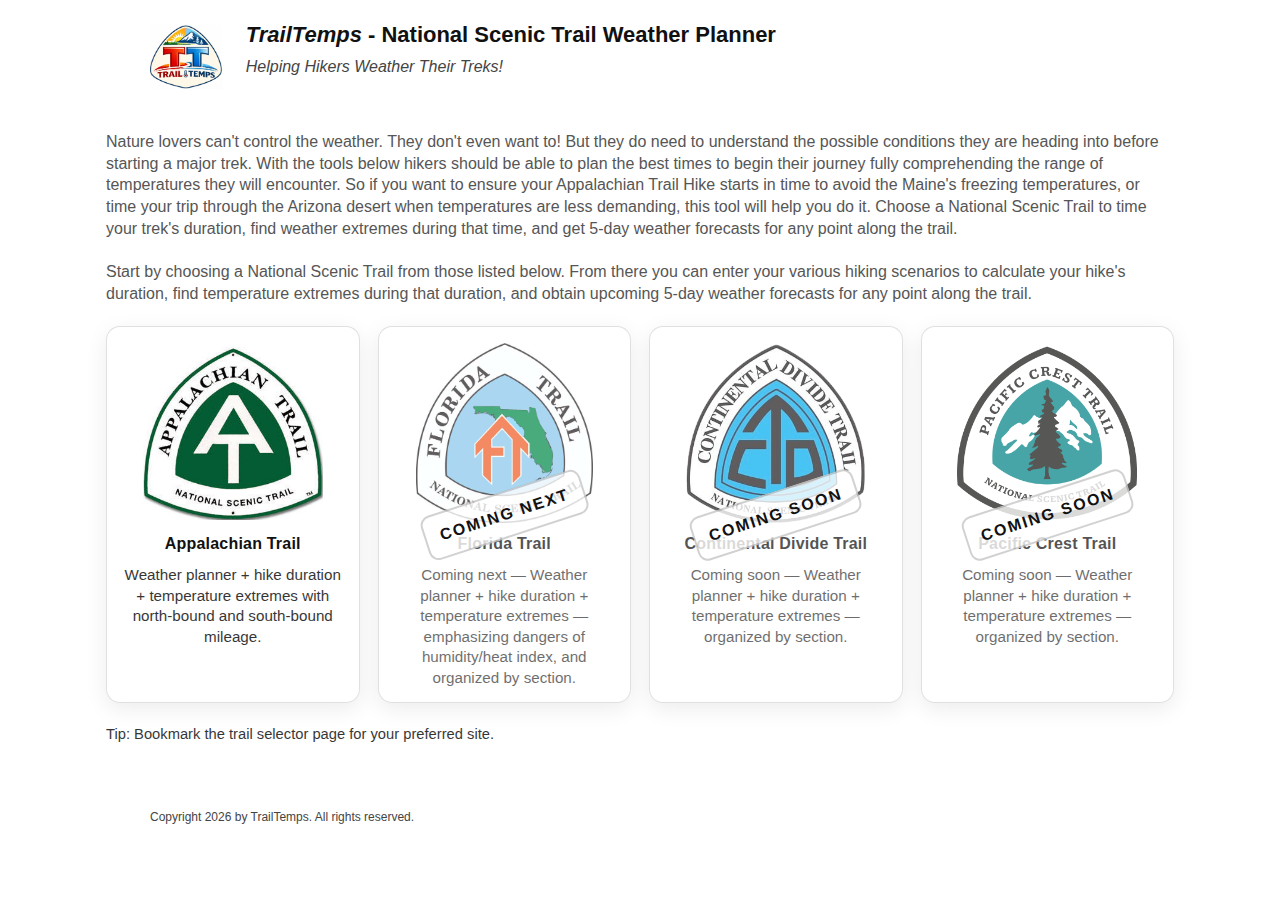
<file: index.html>
<!-- VS Code test -->
<!doctype html>
<html lang="en">
<head>
  <meta charset="utf-8" />
  <meta name="viewport" content="width=device-width, initial-scale=1" />
 <title>TrailTemps - National Scenic Trail Weather Planner</title>

  <!-- Reuse your existing site CSS -->
  <link rel="stylesheet" href="/css/styles.css" />

  <style>
    /* Landing page layout (self-contained so you don't have to touch styles.css) */
    .landing {
      max-width: 1100px;
      margin: 0 auto;
      padding: 24px 16px 40px;
    }
    .landing h1 {
      margin: 0 0 8px 0;
    }
    .landing .sub {
      margin: 0 0 22px 0;
      opacity: 0.9;
      line-height: 1.35;
    }
    .trail-grid {
      display: grid;
      grid-template-columns: repeat(auto-fit, minmax(240px, 1fr));
      gap: 18px;
      align-items: stretch;
    }

    .trail-tile {
      position: relative;
      display: block;
      text-decoration: none;
      color: inherit;
      border-radius: 14px;
      overflow: hidden;
      border: 1px solid rgba(0,0,0,0.12);
      background: rgba(255,255,255,0.9);
      box-shadow: 0 6px 22px rgba(0,0,0,0.08);
      transition: transform 140ms ease, box-shadow 140ms ease;
    }
    .trail-tile:hover {
      transform: translateY(-2px);
      box-shadow: 0 10px 28px rgba(0,0,0,0.12);
    }

    .tile-inner {
      padding: 16px 16px 14px;
      display: grid;
      gap: 10px;
      justify-items: center;
      text-align: center;
    }

    .trail-logo {
      width: 180px;
      height: 180px;
      object-fit: contain;
      display: block;
    }

    .trail-name {
      font-weight: 700;
      letter-spacing: 0.2px;
      margin: 0;
    }
    .trail-desc {
      margin: 0;
      opacity: 0.85;
      font-size: 0.95rem;
      line-height: 1.35;
      max-width: 34ch;
    }

    /* Coming soon state */
    .trail-tile.coming {
      cursor: not-allowed;
    }
    .trail-tile.coming .tile-inner {
      opacity: 0.72;
    }
    .trail-tile.coming:hover {
      transform: none;
      box-shadow: 0 6px 22px rgba(0,0,0,0.08);
    }
    .coming-badge {
      position: absolute;
      inset: 0;
      display: grid;
      place-items: center;
      pointer-events: none;
    }
    .coming-badge span {
      font-weight: 800;
      letter-spacing: 2px;
      text-transform: uppercase;
      padding: 10px 14px;
      border-radius: 10px;
      background: rgba(255,255,255,0.78);
      border: 2px solid rgba(0,0,0,0.18);
      transform: rotate(-18deg);
    }

    /* Small footer */
    .landing-footer {
      margin-top: 22px;
      opacity: 0.85;
      font-size: 0.92rem;
      line-height: 1.35;
    }
  </style>
</head>

<body>
  <header class="site-header" style="display:flex;align-items:center;gap:14px;">
    <img src="/images/TrailTemps_Logo.png" alt="TrailTemps logo" style="height:64px;object-fit:contain;display:block;margin-right:10px;" />
    <div class="header-text">
      <h1><em>TrailTemps</em> - National Scenic Trail Weather Planner</h1>
      <p class="sub"><em>Helping Hikers Weather Their Treks!</em></p>
    </div>
  </header>

  <main class="landing" aria-label="Trail selector">
    <p class="sub">
 Nature lovers can't control the weather. They don't even want to! But they do need to understand the possible conditions they are heading into before starting a major trek. With the tools below hikers should be able to plan the best times to begin their journey fully comprehending the range of temperatures they will encounter. So if you want to ensure your Appalachian Trail Hike starts in time to avoid the Maine's freezing temperatures, or time your trip through the Arizona desert when temperatures are less demanding, this tool will help you do it. Choose a National Scenic Trail to time your trek's duration, find weather extremes during that time, and get 5-day weather forecasts for any point along the trail.     </p>
   </p
   <br/>
   <p class="sub">
    Start by choosing a National Scenic Trail from those listed below.  From there you can enter your various hiking scenarios to calculate your hike's duration, find temperature extremes during that duration, and obtain upcoming 5-day weather forecasts for any point along the trail. 
   </p>
 <div class="trail-grid">

      <!-- Appalachian Trail (live) -->
      <a class="trail-tile" href="/trails/appalachian-trail/" aria-label="Open Appalachian Trail Weather Planner">
        <div class="tile-inner">
          <img class="trail-logo" src="/images/ANSTLogo.jpg" alt="Appalachian Trail logo">
          <p class="trail-name">Appalachian Trail</p>
          <p class="trail-desc">Weather planner + hike duration + temperature extremes with north-bound and south-bound mileage.</p>
        </div>
      </a>

      <!-- Florida Trail (coming next) -->
      <a class="trail-tile coming" href="/trails/florida-trail/" aria-label="Florida Trail (Coming Next)">
        <div class="tile-inner">
          <img class="trail-logo" src="/images/Florida_Trail.png" alt="Florida Trail logo">
          <p class="trail-name">Florida Trail</p>
          <p class="trail-desc">Coming next — Weather planner + hike duration + temperature extremes — emphasizing dangers of humidity/heat index, and organized by section.</p>
        </div>
        <div class="coming-badge" aria-hidden="true"><span>Coming Next</span></div>
      </a>

      <!-- Continental Divide Trail (coming soon) -->
      <a class="trail-tile coming" href="/trails/continental-divide-trail/" aria-label="Continental Divide Trail (Coming Soon)">
        <div class="tile-inner">
          <img class="trail-logo" src="/images/ContinentalDivideTrailLogo.png" alt="Continental Divide Trail logo">
          <p class="trail-name">Continental Divide Trail</p>
          <p class="trail-desc">Coming soon — Weather planner + hike duration + temperature extremes — organized by section.</p>
        </div>
        <div class="coming-badge" aria-hidden="true"><span>Coming Soon</span></div>
      </a>

      <!-- Pacific Crest Trail (coming soon) -->
      <a class="trail-tile coming" href="/trails/pacific-crest-trail/" aria-label="Pacific Crest Trail (Coming Soon)">
        <div class="tile-inner">
          <img class="trail-logo" src="/images/Pct-logo.svg.png" alt="Pacific Crest Trail logo">
          <p class="trail-name">Pacific Crest Trail</p>
          <p class="trail-desc">Coming soon — Weather planner + hike duration + temperature extremes — organized by section.</p>
        </div>
        <div class="coming-badge" aria-hidden="true"><span>Coming Soon</span></div>
      </a>

    </div>

    <div class="landing-footer">
      Tip: Bookmark the trail selector page for your preferred site.
    </div>
  </main>

  <footer class="site-footer">
    <div class="small">
      Copyright 2026 by TrailTemps. All rights reserved. <br/>
    </div>
  </footer>
</body>
</html>
</file>
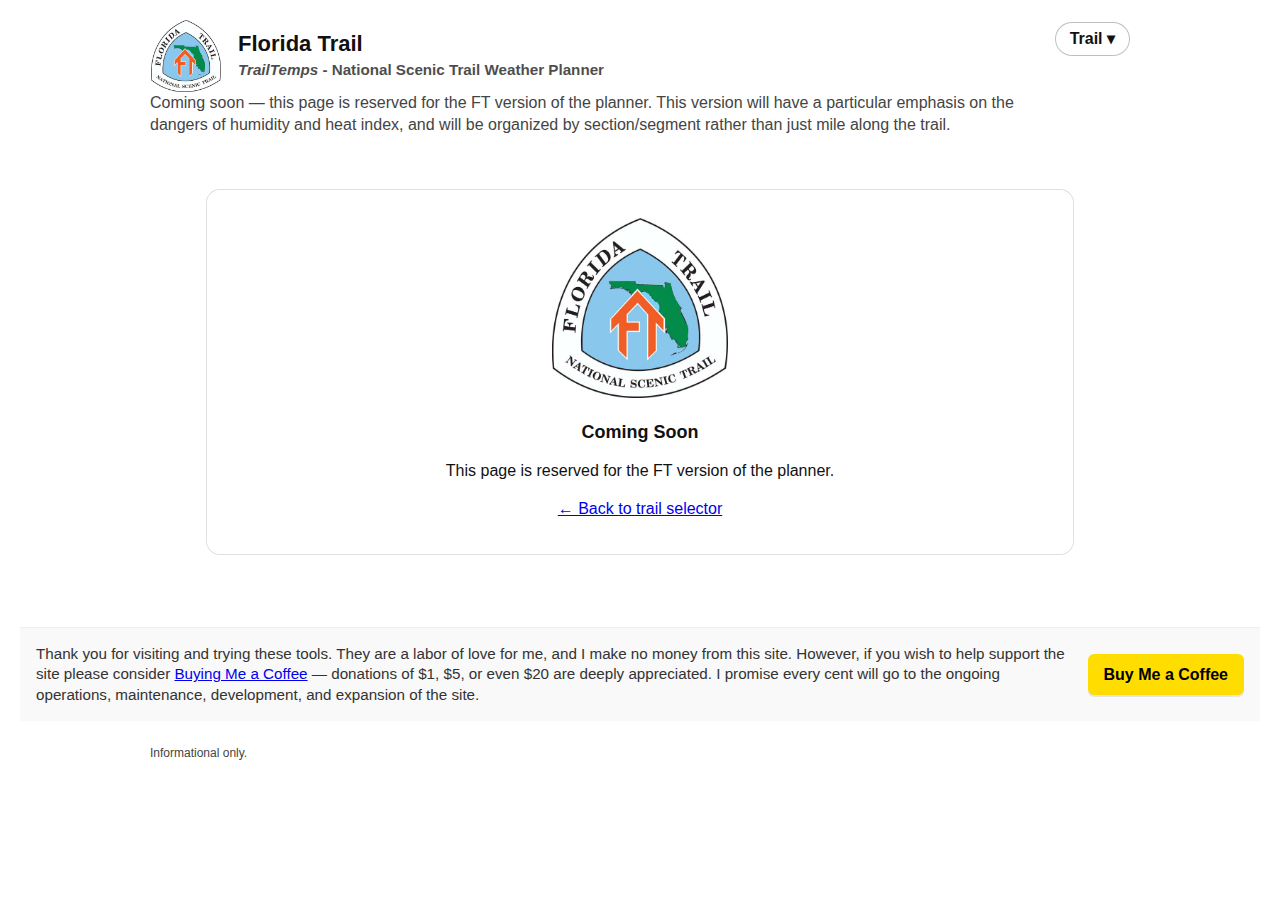
<file: trails/florida-trail/index.html>
<!doctype html>
<html lang="en">
<head>
  <meta charset="utf-8" />
  <meta name="viewport" content="width=device-width, initial-scale=1" />
  <title>National Scenic Trail Weather Planner — Florida Trail — Coming Next</title>
  <link rel="stylesheet" href="/css/styles.css" />
  <style>
    .coming-wrap { max-width: 900px; margin: 0 auto; padding: 24px 16px 40px; }
    .coming-card { padding: 18px; border: 1px solid rgba(0,0,0,0.12); border-radius: 14px; background: rgba(255,255,255,0.9); }
    .logo { width: 180px; height: 180px; object-fit: contain; display:block; margin: 10px auto 14px; }
    .center { text-align: center; }
  </style>
</head>

<script>
  window.TRAIL_SLUG = "florida-trail";
</script>
<script defer src="/js/app.js"></script>

<body data-trail="florida-trail">

<header class="site-header header-with-trail">
  <div class="header-inner">

    <div class="header-text">
      <div class="title-with-logo">
        <img src="/images/Florida_Trail.png"
             alt="Florida Trail logo"
             class="trail-page-logo">

        <div class="title-stack">
          <h1>Florida Trail</h1>
          <div class="sub-brand"><em>TrailTemps</em> - National Scenic Trail Weather Planner</div>
        </div>
      </div>

      <p class="sub">
        Coming soon — this page is reserved for the FT version of the planner. This version will have a particular emphasis on the dangers of humidity and heat index, and will be organized by section/segment rather than just mile along the trail.
      </p>
    </div>

    <div class="header-actions">
      <details class="trail-selector">
        <summary class="trail-selector-btn">Trail ▾</summary>

        <nav class="trail-selector-menu" aria-label="Trail selector">
          <a class="trail-option" href="/trails/appalachian-trail/">
            Appalachian Trail
          </a>

          <a class="trail-option current" href="/trails/florida-trail/" aria-current="page">
            Florida Trail <span class="trail-status">(Current — Coming Next)</span>
          </a>

          <a class="trail-option current" href="/trails/continental-divide-trail/" aria-current="page">
            Continental Divide Trail <span class="trail-status">(Coming Soon)</span>
          </a>

          <a class="trail-option" href="/trails/pacific-crest-trail/">
            Pacific Crest Trail <span class="trail-status">(Coming Soon)</span>
          </a>

          <div class="trail-divider"></div>

          <a class="trail-option" href="/index.html">
            Trail Selector Hub
          </a>
        </nav>
      </details>
    </div>

  </div>
</header>

  <main class="coming-wrap">
    <div class="coming-card center">
      <img class="logo" src="/images/Florida_Trail.png" alt="Florida Trail logo">
      <h2>Coming Soon</h2>
      <p>This page is reserved for the FT version of the planner.</p>
      <p><a href="index.html">← Back to trail selector</a></p>
    </div>
  </main>

  <script>
  window.TRAIL_SLUG = "florida-trail";
</script>
<script defer src="js/app.js"></script>

<!-- Donation block -->
<div class="donation-block">
  <p class="donation-text">
    Thank you for visiting and trying these tools. They are a labor of love for me, and I make no money from this site. However, if you wish to help support the site please consider
    <a href="https://www.buymeacoffee.com/Broktoon" target="_blank" rel="noopener noreferrer">Buying Me a Coffee</a> — donations of $1, $5, or even $20 are deeply appreciated. I promise every cent will go to the ongoing operations, maintenance, development, and expansion of the site.
  </p>
  <a class="bmc-button" href="https://www.buymeacoffee.com/Broktoon" target="_blank" rel="noopener noreferrer" aria-label="Buy Me a Coffee">Buy Me a Coffee</a>
</div>

  <footer class="site-footer">
    <div class="small">Informational only.</div>
  </footer>
</body>
</html>
</file>
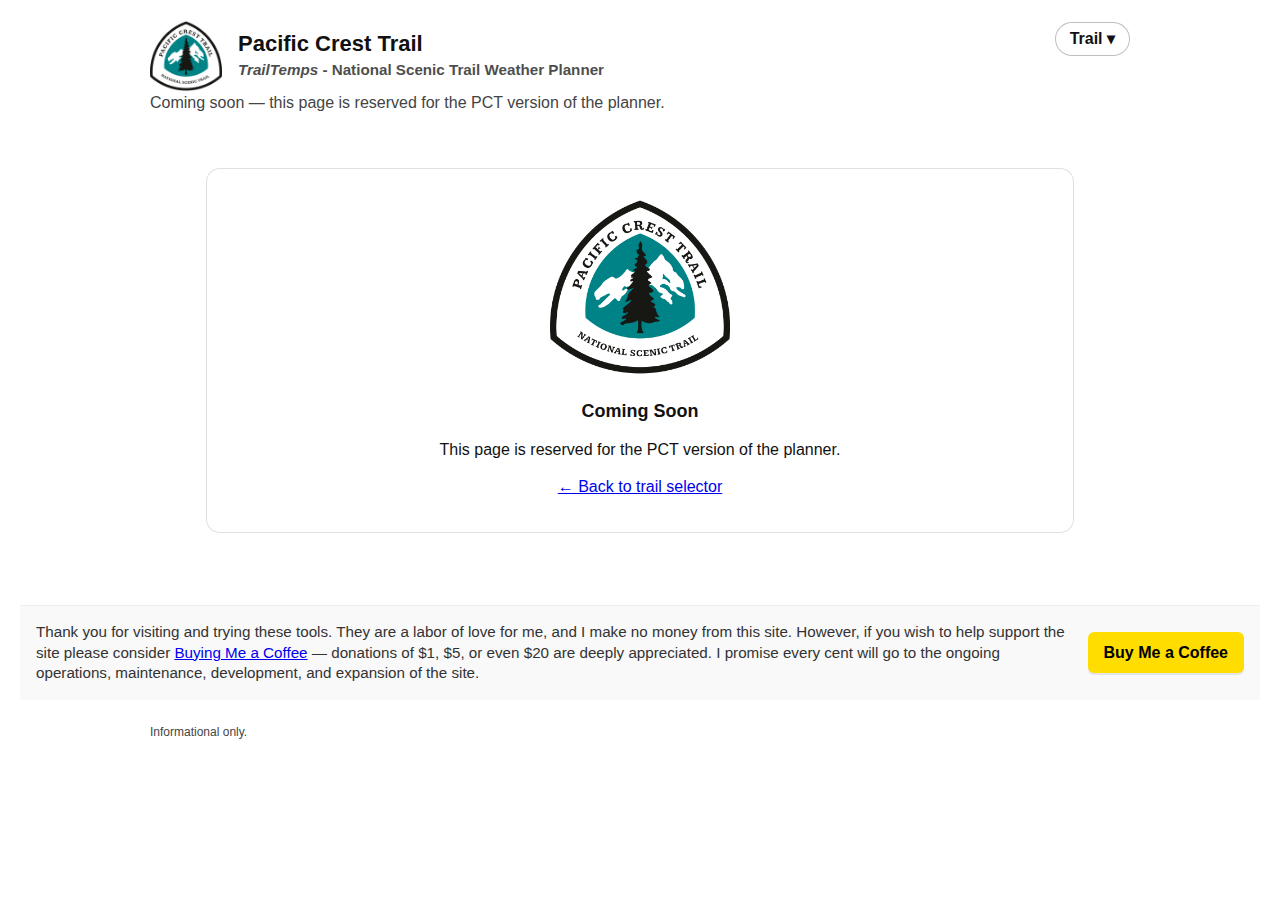
<file: trails/pacific-crest-trail/index.html>
<!doctype html>
<html lang="en">
<head>
  <meta charset="utf-8" />
  <meta name="viewport" content="width=device-width, initial-scale=1" />
  <title>National Scenic Trail Weather Planner — Pacific Crest Trail — Coming Soon</title>
  <link rel="stylesheet" href="/css/styles.css" />
  <style>
    .coming-wrap { max-width: 900px; margin: 0 auto; padding: 24px 16px 40px; }
    .coming-card { padding: 18px; border: 1px solid rgba(0,0,0,0.12); border-radius: 14px; background: rgba(255,255,255,0.9); }
    .logo { width: 180px; height: 180px; object-fit: contain; display:block; margin: 10px auto 14px; }
    .center { text-align: center; }
  </style>
</head>

<body data-trail="pacific-crest-trail">
<script>window.SITE_BASE = "";</script>
<script>
  window.TRAIL_SLUG = "pacific-crest-trail";
</script>
<script defer src="js/app.js"></script>
<header class="site-header header-with-trail">
  <div class="header-inner">

    <div class="header-text">
      <div class="title-with-logo">
        <img src="/images/Pct-logo.svg.png"
             alt="Pacific Crest Trail logo"
             class="trail-page-logo">

        <div class="title-stack">
          <h1>Pacific Crest Trail</h1>
          <div class="sub-brand"><em>TrailTemps</em> - National Scenic Trail Weather Planner</div>
        </div>
      </div>

      <p class="sub">
        Coming soon — this page is reserved for the PCT version of the planner.
      </p>
    </div>

    <div class="header-actions">
      <details class="trail-selector">
        <summary class="trail-selector-btn">Trail ▾</summary>

        <nav class="trail-selector-menu" aria-label="Trail selector">
          <a class="trail-option" href="/trails/appalachian-trail/">
            Appalachian Trail
          </a>

          <a class="trail-option current" href="/trails/florida-trail/" aria-current="page">
            Florida Trail <span class="trail-status">(Coming Next)</span>
          </a>

          <a class="trail-option" href="/trails/continental-divide-trail/">
            Continental Divide Trail <span class="trail-status">(Coming Soon)</span>
          </a>

          <a class="trail-option current" href="/trails/pacific-crest-trail/" aria-current="page">
            Pacific Crest Trail <span class="trail-status">(Current — Coming Soon)</span>
          </a>

          <div class="trail-divider"></div>

          <a class="trail-option" href="/index.html">
            Trail Selector Hub
          </a>
        </nav>
      </details>
    </div>

  </div>
</header>

  <main class="coming-wrap">
    <div class="coming-card center">
      <img class="logo" src="/images/Pct-logo.svg.png" alt="Pacific Crest Trail logo">
      <h2>Coming Soon</h2>
      <p>This page is reserved for the PCT version of the planner.</p>
      <p><a href="index.html">← Back to trail selector</a></p>
    </div>
  </main>

<!-- Donation block -->
<div class="donation-block">
  <p class="donation-text">
    Thank you for visiting and trying these tools. They are a labor of love for me, and I make no money from this site. However, if you wish to help support the site please consider
    <a href="https://www.buymeacoffee.com/Broktoon" target="_blank" rel="noopener noreferrer">Buying Me a Coffee</a> — donations of $1, $5, or even $20 are deeply appreciated. I promise every cent will go to the ongoing operations, maintenance, development, and expansion of the site.
  </p>
  <a class="bmc-button" href="https://www.buymeacoffee.com/Broktoon" target="_blank" rel="noopener noreferrer" aria-label="Buy Me a Coffee">Buy Me a Coffee</a>
</div>

  <footer class="site-footer">
    <div class="small">Informational only.</div>
  </footer>
  
<script>
  window.TRAIL_SLUG = "pacific-crest-trail";
</script>
<script defer src="js/app.js"></script>

</body>
</html>
</file>
<file: css/styles.css>
/* Base layout */
:root {
  --maxw: 980px;
  --mapw: min(720px, 100%);
  --border: #ddd;
  --muted: #444;
  --bghead: #f6f6f6;
}


* { box-sizing: border-box; }

body {
  font-family: Arial, sans-serif;
  margin: 20px;
  line-height: 1.35;
  color: #111;
}

.site-header,
main,
.site-footer {
  max-width: var(--maxw);
  width: 100%;
  margin-left: auto;
  margin-right: auto;
}

.site-header { margin-bottom: 14px; }

h1 {
  margin: 0 0 6px 0;
  font-size: 22px;
}

.sub {
  color: var(--muted);
  margin: 0 0 16px 0;
}

.sub-brand {
  font-weight: 600;
  opacity: 0.75;
  margin-top: -4px;
}

.data-attribution {
  font-size: 0.85rem;
  color: #555;
  font-style: italic;
  margin: 6px 0 12px 0;
}

.data-attribution a {
  color: #2a6ebb;
  text-decoration: none;
}

.data-attribution a:hover {
  text-decoration: underline;
}

input, select, button {
  padding: 10px;
  font-size: 14px;
}

button { cursor: pointer; }

.status {
  margin-top: 2px;
  color: #333;
}

/* Shared map container styling */
#map,
#durExtremesMap {
  width: 100%;
  height: clamp(280px, 35vh, 420px);
  display: block;
}

#map {
  max-width: var(--mapw);
}

#durExtremesMap {
  max-width: var(--maxw);
}

#durExtremesMap {
  margin-top: 16px;
}

/* Map */
.map-wrap {
  margin-top: 16px;
  max-width: var(--maxw);
  margin-left: auto;
  margin-right: auto;
  width: 100%;
}

#weatherMapWrap {
  display: none;
}

/* Content blocks */
.grid { margin-top: 18px; }

/* Headings: main sections (h2) vs subsections (h3) vs content headers (h4) */
h2 {
  font-size: 18px;
  margin: 22px 0 10px;
}

h3 {
  font-size: 14px;
  margin: 14px 0 6px;
  color: var(--muted);
  font-weight: 700;
}

h4 {
  font-size: 13px;
  margin: 12px 0 5px;
  color: var(--muted);
  font-weight: 700;
}

/* Section divider */
.card-sep {
  height: 0;
  border: none;
  border-top: 2px solid #999;
  margin: 28px 0;
}

table {
  border-collapse: collapse;
  width: 100%;
  max-width: var(--maxw);
}

th, td {
  border: 1px solid var(--border);
  padding: 8px;
  font-size: 13px;
}

th {
  background: var(--bghead);
  text-align: left;
}

/* Weather planner map width */
#map {
  max-width: var(--mapw);
}

/* Keep attribution aligned with the map width */
.map-wrap,
#durExtremesWrap {
  width: 100%;
}

.note {
  color: var(--muted);
  font-size: 12px;
  max-width: var(--maxw);
}
.weather-data-notes__links {
  margin: 6px 0 0;
  padding-left: 18px;
}

.weather-data-notes__links li {
  margin: 6px 0;
}

.weather-data-notes__links a {
  text-decoration: none;
}

.weather-data-notes__links a:hover {
  text-decoration: underline;
}

/* Footer */
.site-footer {
  margin-top: 24px;
  font-size: 12px;
  color: var(--muted);
}

.small { margin-top: 6px; font-size: 12px; color: var(--muted); }

.section-title-block {
  width: 100%;
}
.section-title-block h2 {
  margin: 18px 0 4px;
}
.section-title-block .data-attribution {
  margin: 0 0 12px 0;
}


/* ---------------------------
   Month / Day picker styling
---------------------------- */

.controls {
  display: flex;
  flex-wrap: wrap;
  gap: 0.5rem 0.75rem;
  align-items: center;
}

.date-label {
  display: flex;
  align-items: center;
  gap: 0.4rem;
  font-size: 0.9rem;
  white-space: nowrap;
}

.date-label select {
  padding: 0.35rem 0.45rem;
  font-size: 0.9rem;
  border: 1px solid #ccc;
  border-radius: 4px;
  background-color: #fff;
}

/* Ensure dropdowns don’t get too wide */
#monthSelect {
  min-width: 7.5rem;
}

#daySelect {
  width: 4.5rem;
}

/* Improve tap targets on mobile */
@media (max-width: 600px) {
  .controls {
    gap: 0.6rem;
  }

  .date-label {
    width: 100%;
    justify-content: flex-start;
  }

  .date-label select {
    font-size: 1rem;
    padding: 0.45rem 0.55rem;
  }
}

/* =========================================================
   Header: Trail selector + title/logo stack
   (Cleaned: details/summary tap-friendly version only)
   ========================================================= */

/* Header layout */
.header-with-trail .header-inner {
  display: flex;
  justify-content: space-between;
  align-items: flex-start;
  gap: 24px;
  flex-wrap: nowrap;
}

.header-with-trail .header-text {
  min-width: 240px;
}

.header-actions {
  display: flex;
   align-items: flex-start; /* changed from center */
  align-self: flex-start;  /* ensure it sits at the top */
  padding-top: 2px;        /* tiny nudge to visually match the h1 baseline */
}

/* Responsive: allow wrapping on narrow screens */
@media (max-width: 720px) {
  .header-with-trail .header-inner {
    flex-wrap: wrap;
    align-items: flex-start;
  }

  .header-actions {
    width: 100%;
    margin-top: 10px;
  }
#map,
  #durExtremesMap {
    height: clamp(220px, 32vh, 320px);
  }
}

/* Title block with larger logo + stacked brand */
.title-with-logo {
  display: flex;
  align-items: center;
  gap: 16px;
  flex-wrap: wrap;
}

.trail-page-logo {
  width: 72px;
  height: 72px;
  object-fit: contain;
  border-radius: 8px;
}

.title-stack {
  display: flex;
  flex-direction: column;
  justify-content: center;
}

.title-stack h1 {
  margin: 0;
  line-height: 1.1;
}

.sub-brand {
  font-weight: 600;
  font-size: 0.95rem;
  opacity: 0.75;
  margin-top: 4px;
}

/* Section divider */
hr.card-sep {
  border: 0;
  border-top: 2px solid rgba(0,0,0,0.35);
  margin: 1.5rem 0;
}

/* Card instructions text */
.card-instructions {
  margin: 0.25rem 0 0.9rem 0;
  opacity: 0.9;
  line-height: 1.35;
}

/* Tap-friendly Trail selector (details/summary) */
.trail-selector {
  position: relative;
  display: inline-block;
}

.trail-selector > summary {
  list-style: none;
  cursor: pointer;
  user-select: none;
}

.trail-selector > summary::-webkit-details-marker {
  display: none;
}

.trail-selector-btn {
  padding: 8px 14px;
  font-weight: 700;
  border-radius: 999px;
  border: 1px solid rgba(0,0,0,0.25);
  background: rgba(255,255,255,0.9);
  line-height: 1;

  display: inline-flex;   /* new */
  align-items: center;    /* new */
  white-space: nowrap;    /* new: forces Trail + arrow on one line */
  gap: 6px;               /* optional: nicer spacing if you later split arrow */
}

.trail-selector-btn:hover {
  background: rgba(255,255,255,1);
}

/* Menu */
.trail-selector-menu {
  position: absolute;
  right: 0;
  top: calc(100% + 8px);
  min-width: 260px;
  border-radius: 12px;
  border: 1px solid rgba(0,0,0,0.16);
  background: rgba(255,255,255,0.98);
  box-shadow: 0 12px 26px rgba(0,0,0,0.16);
  overflow: hidden;
  z-index: 9999;
  padding: 6px 0;
}

/* Only show menu when details is open */
.trail-selector:not([open]) .trail-selector-menu {
  display: none;
}

.trail-option {
  display: flex;
  justify-content: space-between;
  gap: 10px;
  padding: 10px 12px;
  text-decoration: none;
  color: inherit;
  font-weight: 500;
  font-size: 0.8em; /* ~20% smaller */
}

.trail-option:hover {
  background: rgba(0,0,0,0.06);
}

.trail-option.current {
  background: rgba(0,0,0,0.04);
}

.trail-status {
  font-weight: 700;
  opacity: 0.75;
  white-space: nowrap;
}

.trail-divider {
  height: 1px;
  background: rgba(0,0,0,0.12);
  margin: 6px 0;
}
.donation-block {
  display: flex;
  gap: 1rem;
  align-items: center;
  justify-content: space-between;
  padding: 1rem;
  border-top: 1px solid #eee;
  margin-top: 2rem;
  background: #f9f9f9;
  flex-wrap: wrap;
}
.donation-text {
  margin: 0;
  flex: 1 1 60%;
  color: #333;
  font-size: 0.95rem;
  line-height: 1.35;
}
.bmc-button {
  background: #FFDD00;
  color: #000;
  padding: 0.6rem 1rem;
  border-radius: 6px;
  font-weight: 600;
  text-decoration: none;
  box-shadow: 0 2px 0 rgba(0,0,0,0.08);
}
.bmc-button:hover {
  filter: brightness(0.98);
  transform: translateY(-1px);
}
@media (max-width: 600px) {
  .donation-block { flex-direction: column; align-items: stretch; }
  .bmc-button { width: 100%; text-align: center; }
  .donation-text { flex-basis: 100%; margin-bottom: 0.5rem; }
}

/* -------------------------------------------------------
   Shared trail tool layout — Weather Planner control row
   Used across AT, FT, NET, NTT (and future trails)
------------------------------------------------------- */
.control-row {
  display: flex;
  flex-wrap: wrap;
  gap: 0.5rem 0.75rem;
  align-items: flex-end;
}

/* Stacked label + select/input columns */
.ft-select-col {
  display: flex;
  flex-direction: column;
  gap: 4px;
  font-size: 0.9rem;
}
.ft-select-col label {
  font-weight: 600;
  white-space: nowrap;
}
.ft-select-col select,
.ft-select-col input[type="number"],
.ft-select-col input[type="text"] {
  padding: 0.35rem 0.45rem;
  font-size: 0.9rem;
  border: 1px solid #ccc;
  border-radius: 4px;
  background: #fff;
  min-width: 0;
}

@media (max-width: 600px) {
  .ft-select-col { width: 100%; }
}

/* Apparent temperature annotations */
.feels-hotter {
  font-size: 0.8rem;
  color: #a03000;
  font-style: italic;
}
.feels-cooler {
  font-size: 0.8rem;
  color: #0055aa;
  font-style: italic;
}

/* Alternate route toggle fieldsets — shared across all trail pages */
.alt-group-block {
  margin: 10px 0 4px;
  padding: 10px 12px;
  border: 1px solid #d0d0d0;
  border-radius: 8px;
  background: #fafafa;
  max-width: 680px;
}
.alt-group-block legend {
  font-weight: 700;
  font-size: 0.88rem;
  padding: 0 4px;
  color: #333;
}
.alt-group-block .alt-options {
  display: flex;
  flex-direction: column;
  gap: 6px;
  margin-top: 6px;
}
.alt-group-block label {
  display: flex;
  align-items: center;
  gap: 5px;
  font-size: 0.88rem;
  cursor: pointer;
  white-space: nowrap;
}
.alt-delta {
  font-size: 0.78rem;
  color: #666;
  font-style: italic;
}

/* Primary action button — shared across all trail pages */
.btn-primary {
  padding: 10px 22px;
  font-size: 0.95rem;
  font-weight: 600;
  border-radius: 6px;
  border: none;
  background: #2a6ebb;
  color: #fff;
  cursor: pointer;
  transition: background 120ms ease;
}
.btn-primary:hover {
  background: #1d56a0;
}

.btn-best-start {
  padding: 10px 22px;
  font-size: 0.95rem;
  font-weight: 600;
  border-radius: 6px;
  border: none;
  background: #2e7a2e;
  color: #fff;
  cursor: pointer;
  transition: background 120ms ease;
}
.btn-best-start:hover {
  background: #235823;
}
</file>
